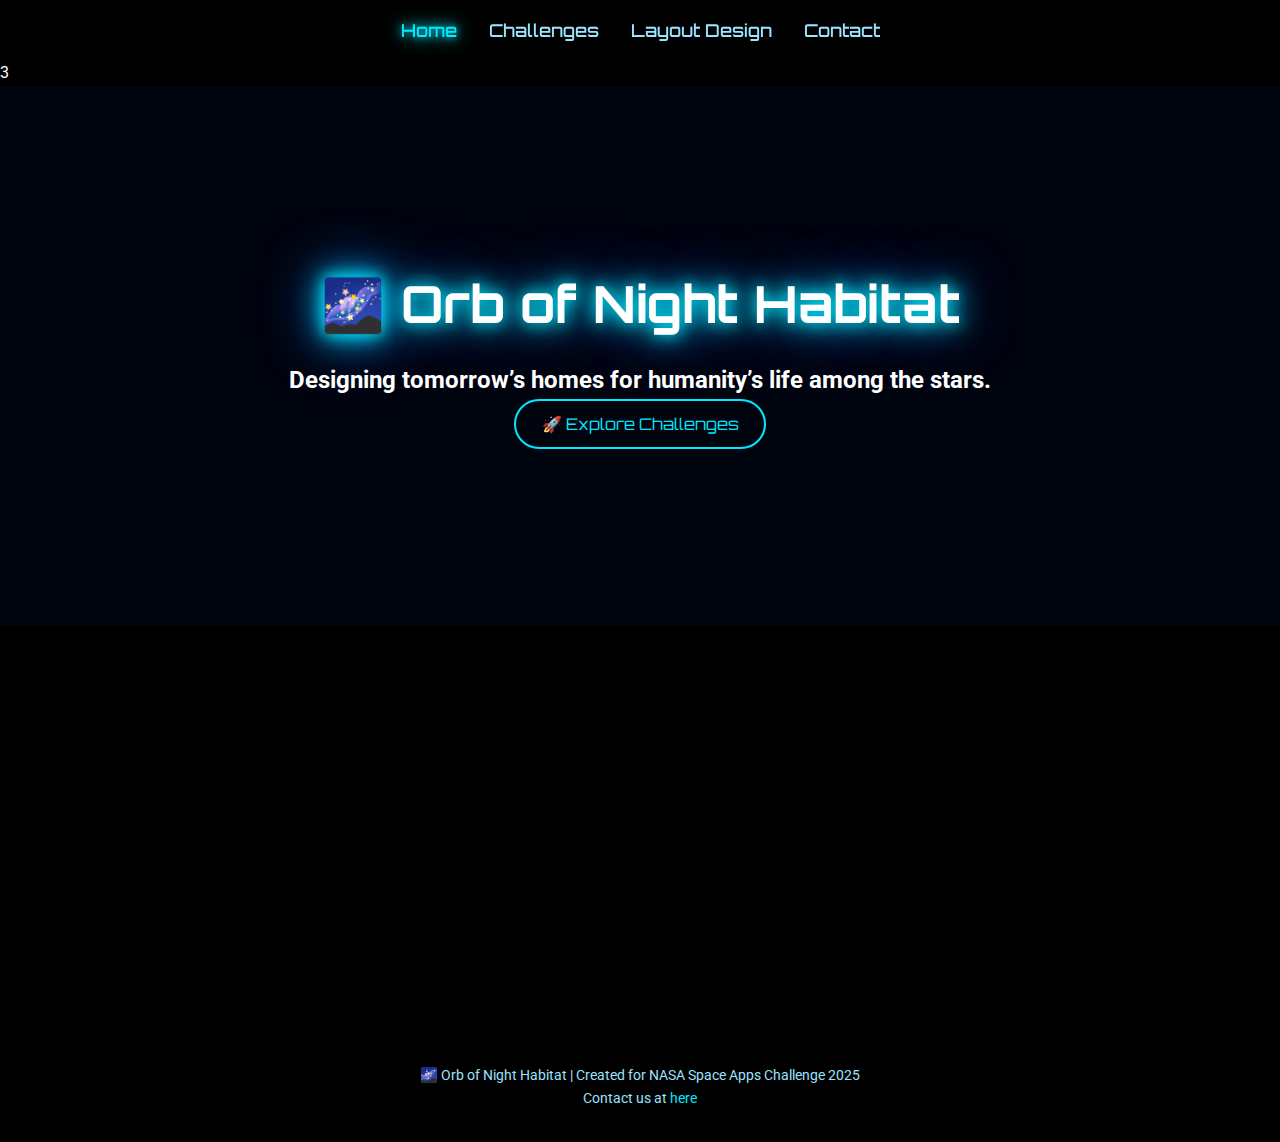
<file: index.html>
<!DOCTYPE html>
<html lang="en">
<head>
  <meta charset="UTF-8">
  <title>Orb of Night Habitat - Home</title>
  <meta name="viewport" content="width=device-width, initial-scale=1.0">
  <meta name="description" content="Orb of Night Habitat - A futuristic concept for sustainable astronaut homes designed for long-term missions beyond Earth. Created for NASA Space Apps Challenge 2024.">
  <link rel="preconnect" href="https://fonts.googleapis.com">
  <link rel="preconnect" href="https://fonts.gstatic.com" crossorigin>
  <link href="https://fonts.googleapis.com/css2?family=Orbitron:wght@500&family=Roboto:wght@400;700&display=swap" rel="stylesheet">
  <link rel="stylesheet" href="style.css">
</head>
<body>
  <!-- Navigation -->
  <nav>
    <a href="index.html" class="active">Home</a>
    <a href="challenges.html">Challenges</a>
    <a href="layout.html">Layout Design</a>
    <a href="contact.html">Contact</a>
  </nav>

  <!-- Hero Section -->3
  <header class="hero">
    <div class="overlay"></div>
    <div class="hero-content">
      <h1 class="glow">🌌 Orb of Night Habitat</h1>
      <h2>Designing tomorrow’s homes for humanity’s life among the stars.</h2>
      <button onclick="window.location.href='challenges.html'">🚀 Explore Challenges</button>
    </div>
  </header>

  <!-- Topics with Preview -->
  <main class="container card-grid">
    <div class="info-card">
      <h2><a style="text-decoration: none;" href="about.html">🌌 About the Project</a></h2>
      <p>
        A visionary habitat design for the NASA Space Apps Challenge 2025 — 
        blending advanced technology, sustainability, and adaptability for 
        long-term missions beyond Earth.
      </p>
    </div>

    <div class="info-card">
      <h2><a style="text-decoration: none;" href="space.html">🛰 Space Exploration</a></h2>
      <p>
        Humanity’s journey beyond Earth requires more than spacecraft. 
        Explore how orbital, lunar, and Martian habitats sustain life 
        under harsh cosmic conditions.
      </p>
    </div>

    <div class="info-card">
      <h2><a style="text-decoration: none;" href="vision.html">🌱 Our Vision</a></h2>
      <p>
        From greenhouses to AI-driven systems, our blueprint envisions 
        self-sufficient settlements that allow astronauts to thrive 
        among the stars.
      </p>
    </div>
  </main>

  <!-- Footer -->
  <footer>
    <p>🌌 Orb of Night Habitat | Created for NASA Space Apps Challenge 2025</p>
    <p>Contact us at <a href="contact.html">here</a></p>
  </footer>
</body>
</html>
</file>
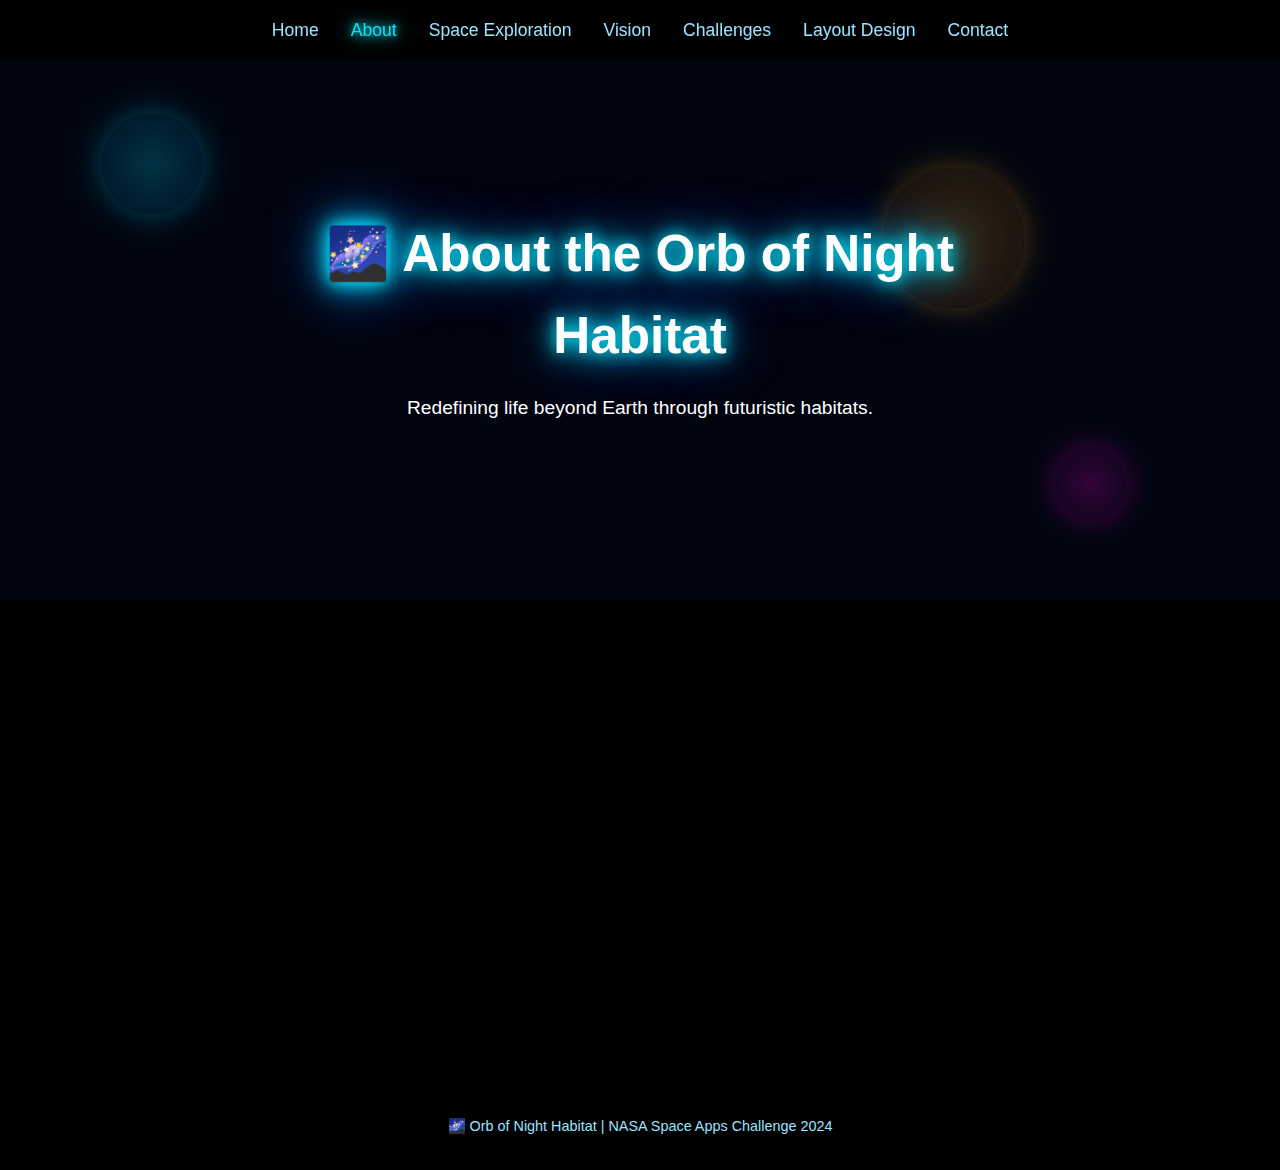
<file: about - Copy.html>
<!DOCTYPE html>
<html lang="en">
<head>
  <meta charset="UTF-8">
  <title>About the Project - Orb of Night Habitat</title>
  <meta name="viewport" content="width=device-width, initial-scale=1.0">
  <link rel="stylesheet" href="style.css">
</head>
<body>
  <!-- Navigation -->
  <nav>
    <a href="index.html">Home</a>
    <a href="about.html" class="active">About</a>
    <a href="space.html">Space Exploration</a>
    <a href="vision.html">Vision</a>
    <a href="challenges.html">Challenges</a>
    <a href="layout.html">Layout Design</a>
    <a href="contact.html">Contact</a>
  </nav>

  <!-- Hero -->
  <header class="hero">
    <div class="overlay"></div>
    <div class="planet planet1"></div>
    <div class="planet planet2"></div>
    <div class="planet planet3"></div>
    <div class="hero-content">
      <h1 class="glow">🌌 About the Orb of Night Habitat</h1>
      <p>Redefining life beyond Earth through futuristic habitats.</p>
    </div>
  </header>

  <!-- Main Content -->
  <main class="container card-grid">
    <div class="info-card">
      <h2>🔭 Purpose</h2>
      <p>
        The <strong>Orb of Night Habitat</strong> represents humanity’s next step beyond Earth. 
        It is not just survival — it is a self-sustaining environment, engineered to blend 
        <em>technology, psychology, and sustainability</em> for deep space missions.
      </p>
    </div>

    <div class="info-card">
      <h2>⚙ Key Innovations</h2>
      <ul>
        <li>Regolith shielding to protect astronauts from cosmic radiation.</li>
        <li>Closed-loop water and oxygen recycling systems.</li>
        <li>Expandable, modular structures adaptable to lunar and Martian surfaces.</li>
        <li>AI-based habitat monitoring for energy efficiency and safety.</li>
      </ul>
    </div>

    <div class="info-card">
      <h2>🌍 Looking Ahead</h2>
      <blockquote>
        “From Earth to the stars — our habitat is not a station, but a new home.”
      </blockquote>
    </div>
  </main>

  <!-- Footer -->
  <footer>
    <p>🌌 Orb of Night Habitat | NASA Space Apps Challenge 2024</p>
  </footer>
</body>
</html>
</file>
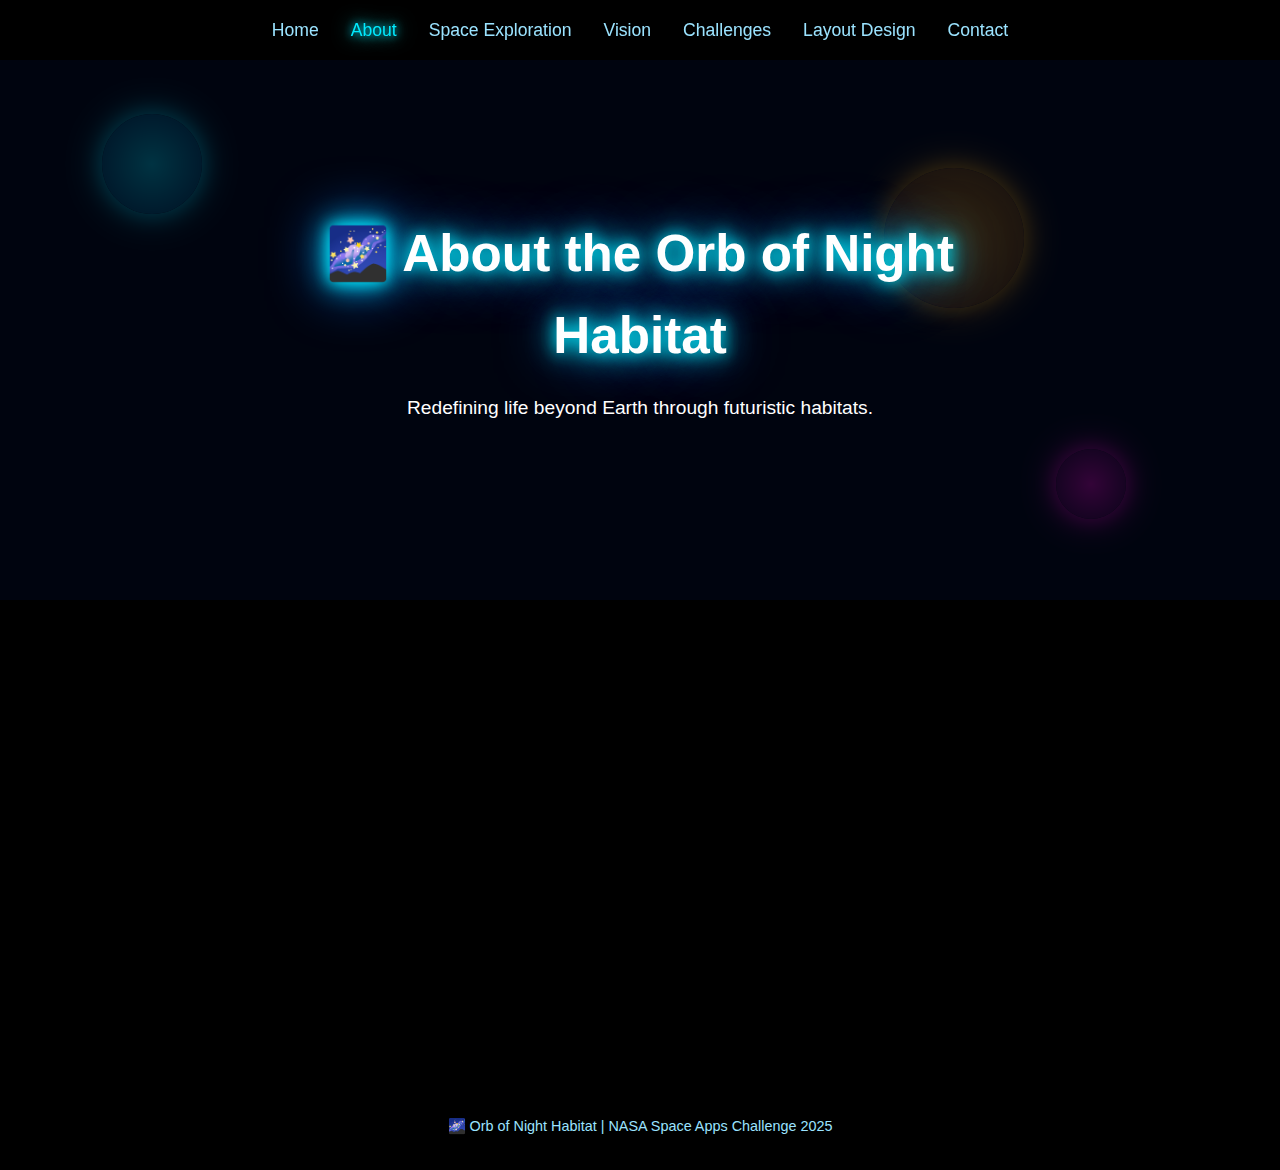
<file: about.html>
<!DOCTYPE html>
<html lang="en">
<head>
  <meta charset="UTF-8">
  <title>About the Project - Orb of Night Habitat</title>
  <meta name="viewport" content="width=device-width, initial-scale=1.0">
  <link rel="stylesheet" href="style.css">
</head>
<body>
  <!-- Navigation -->
  <nav>
    <a href="index.html">Home</a>
    <a href="about.html" class="active">About</a>
    <a href="space.html">Space Exploration</a>
    <a href="vision.html">Vision</a>
    <a href="challenges.html">Challenges</a>
    <a href="layout.html">Layout Design</a>
    <a href="contact.html">Contact</a>
  </nav>

  <!-- Hero -->
  <header class="hero">
    <div class="overlay"></div>
    <div class="planet planet1"></div>
    <div class="planet planet2"></div>
    <div class="planet planet3"></div>
    <div class="hero-content">
      <h1 class="glow">🌌 About the Orb of Night Habitat</h1>
      <p>Redefining life beyond Earth through futuristic habitats.</p>
    </div>
  </header>

  <!-- Main Content -->
  <main class="container card-grid">
    <div class="info-card">
      <h2>🔭 Purpose</h2>
      <p>
        The <strong>Orb of Night Habitat</strong> represents humanity’s next step beyond Earth. 
        It is not just survival — it is a self-sustaining environment, engineered to blend 
        <em>technology, psychology, and sustainability</em> for deep space missions.
      </p>
    </div>

    <div class="info-card">
      <h2>⚙ Key Innovations</h2>
      <ul>
        <li>Regolith shielding to protect astronauts from cosmic radiation.</li>
        <li>Closed-loop water and oxygen recycling systems.</li>
        <li>Expandable, modular structures adaptable to lunar and Martian surfaces.</li>
        <li>AI-based habitat monitoring for energy efficiency and safety.</li>
      </ul>
    </div>

    <div class="info-card">
      <h2>🌍 Looking Ahead</h2>
      <blockquote>
        “From Earth to the stars — our habitat is not a station, but a new home.”
      </blockquote>
    </div>
  </main>

  <!-- Footer -->
  <footer>
    <p>🌌 Orb of Night Habitat | NASA Space Apps Challenge 2025</p>
  </footer>
</body>
</html>
</file>
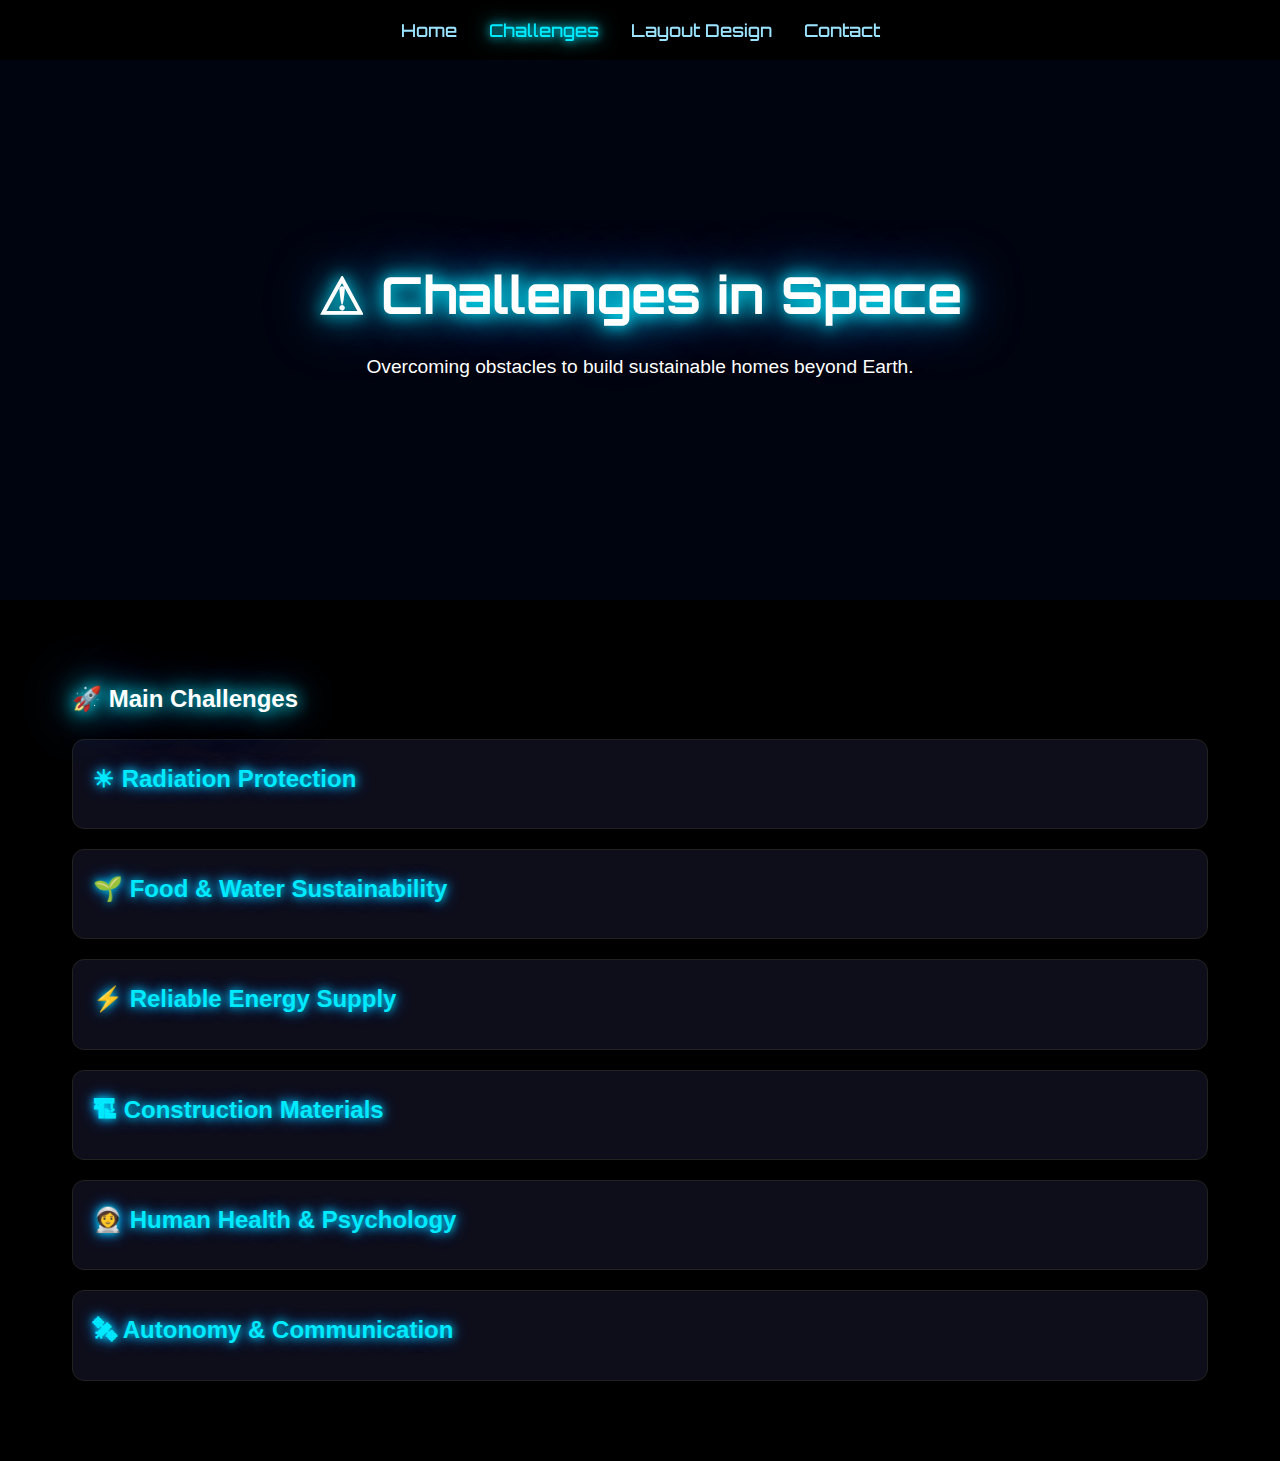
<file: challenges - Copy.html>
<!DOCTYPE html>
<html lang="en">
<head>
  <meta charset="UTF-8">
  <title>Space Habitat - Challenges</title>
  <link rel="stylesheet" href="style.css">
  <link href="https://fonts.googleapis.com/css2?family=Orbitron:wght@500&display=swap" rel="stylesheet">
  <style>
    /* Futuristic Expandable Cards */
    .challenge-card {
      background: rgba(15, 15, 30, 0.9);
      border: 1px solid #222;
      padding: 20px;
      margin: 20px 0;
      border-radius: 12px;
      transition: all 0.3s ease-in-out;
      cursor: pointer;
    }
    .challenge-card h2 {
      margin: 0;
      font-size: 1.5rem;
      color: #00eaff;
      text-shadow: 0 0 8px #00eaff, 0 0 16px #0077ff;
    }
    .challenge-card p {
      max-height: 0;
      overflow: hidden;
      opacity: 0;
      transition: all 0.5s ease-in-out;
      margin-top: 10px;
      color: #ddd;
      line-height: 1.6;
    }
    .challenge-card.active {
      border: 1px solid #00eaff;
      box-shadow: 0 0 15px #00eaff;
    }
    .challenge-card.active p {
      max-height: 500px;
      opacity: 1;
    }
  </style>
</head>
<body>
  <!-- Navigation -->
  <nav>
    <a href="index.html">Home</a>
    <a href="challenges.html" class="active">Challenges</a>
    <a href="layout.html">Layout Design</a>
    <a href="contact.html">Contact</a>
  </nav>

  <!-- Hero Section -->
  <header class="hero small-hero">
    <div class="overlay"></div>
    <div class="hero-content">
      <h1 class="glow">⚠ Challenges in Space</h1>
      <p>Overcoming obstacles to build sustainable homes beyond Earth.</p>
    </div>
  </header>

  <!-- Challenges Section -->
  <div class="container">
    <h2 class="glow">🚀 Main Challenges</h2>

    <div class="challenge-card">
      <h2>☀ Radiation Protection</h2>
      <p>
        Space exposes astronauts to harmful cosmic rays and solar radiation. 
        Unlike Earth, there’s no protective atmosphere or magnetic field. 
        Solutions include thick shielding walls, underground habitats, or 
        advanced materials like hydrogen-rich polymers. Without radiation protection, 
        astronauts risk severe health issues such as cancer, organ damage, 
        and impaired cognitive performance.
      </p>
    </div>

    <div class="challenge-card">
      <h2>🌱 Food & Water Sustainability</h2>
      <p>
        Long-term missions require closed-loop life support systems. 
        Water recycling, hydroponics, and algae-based oxygen generation 
        must all work in unison. Future habitats must be self-sufficient, 
        minimizing resupply from Earth. Growing food in space not only 
        provides nutrition but also psychological comfort for astronauts 
        living in isolation.
      </p>
    </div>

    <div class="challenge-card">
      <h2>⚡ Reliable Energy Supply</h2>
      <p>
        Power is the lifeline of any habitat. Solar panels are effective 
        near Earth but less so on Mars or shadowed regions of the Moon. 
        Small-scale nuclear reactors or wireless energy transfer may be 
        required. Balancing power generation with storage in batteries 
        ensures critical systems like oxygen, heating, and communication 
        never fail.
      </p>
    </div>

    <div class="challenge-card">
      <h2>🏗 Construction Materials</h2>
      <p>
        Launching heavy materials from Earth is too costly. Future habitats 
        must use in-situ resources like lunar regolith or Martian soil 
        (ISRU: In-Situ Resource Utilization). 3D printing structures on-site 
        can reduce costs and increase flexibility. Strong but lightweight 
        materials will be the backbone of future space construction.
      </p>
    </div>

    <div class="challenge-card">
      <h2>👩‍🚀 Human Health & Psychology</h2>
      <p>
        Microgravity weakens muscles and bones, requiring daily exercise 
        regimens. Radiation increases cancer risks. Isolation and confinement 
        affect mental health, leading to stress, depression, or team conflicts. 
        Virtual reality, AI companions, and better medical technologies are 
        being explored to ensure astronaut well-being on long missions.
      </p>
    </div>

    <div class="challenge-card">
      <h2>🛰 Autonomy & Communication</h2>
      <p>
        Space habitats must be highly autonomous since resupply from Earth 
        is slow and expensive. Communication delays (up to 20 minutes with Mars) 
        mean astronauts can’t rely on real-time guidance. AI-driven monitoring 
        systems, automated repairs, and independent decision-making are 
        critical for survival.
      </p>
    </div>
  </div>

  <!-- Script for Expandable Cards -->
  <script>
    const cards = document.querySelectorAll('.challenge-card');
    cards.forEach(card => {
      card.addEventListener('click', () => {
        card.classList.toggle('active');
      });
    });
  </script>
</body>
</html>
</file>
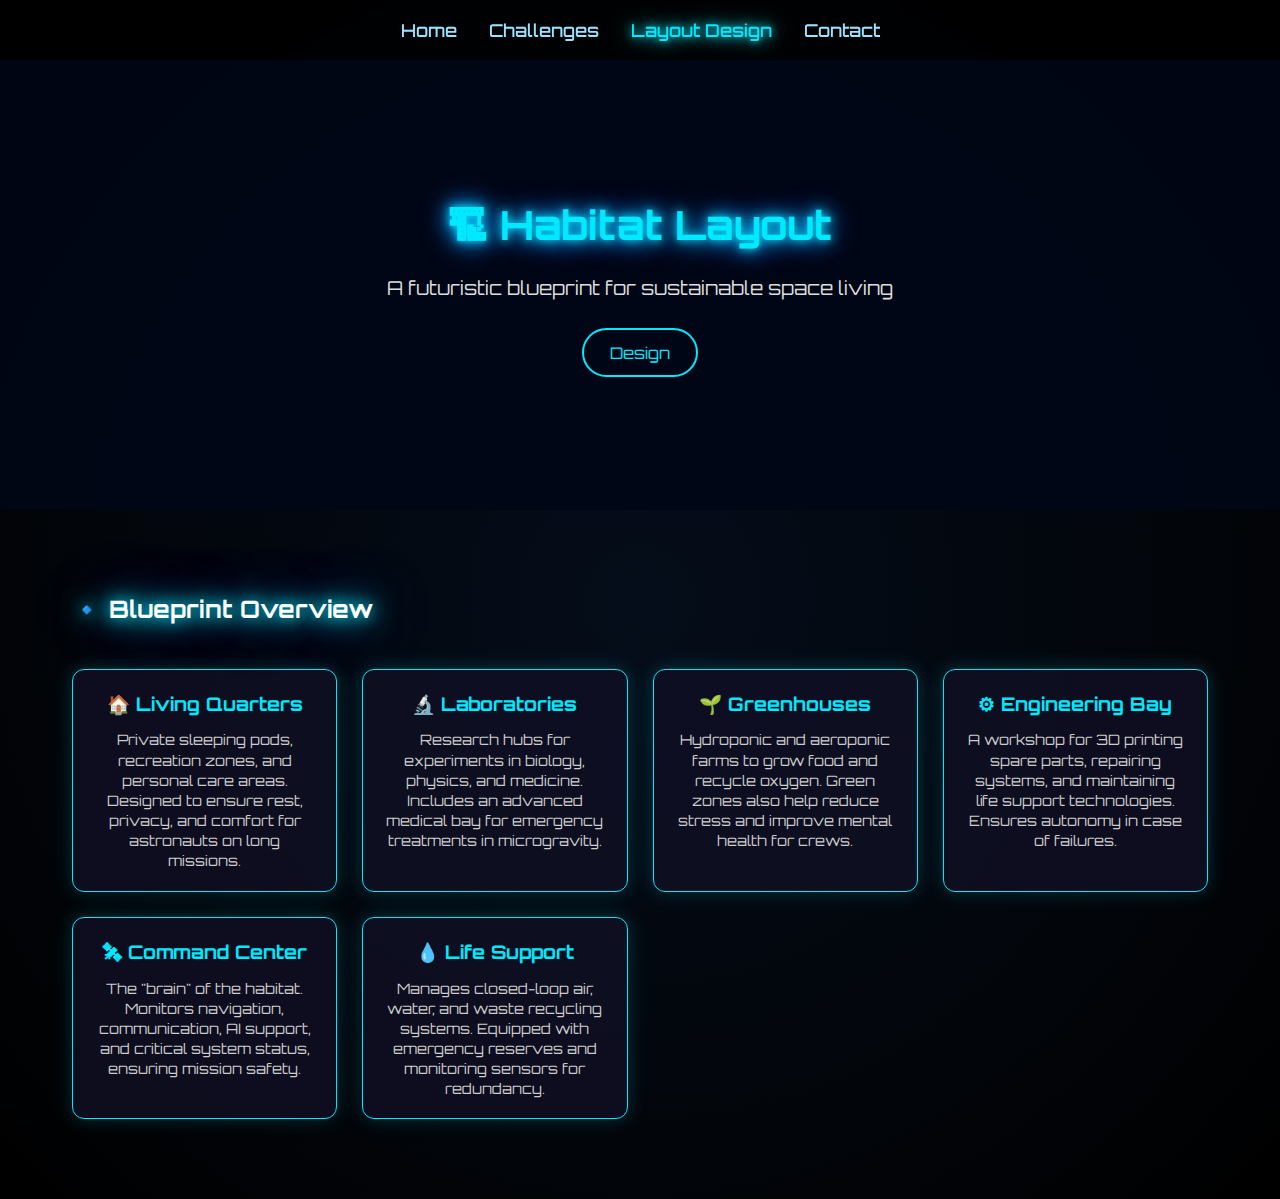
<file: layout.html>
<!DOCTYPE html>
<html lang="en">
<head>
  <meta charset="UTF-8">
  <title>Space Habitat - Layout</title>
  <link rel="stylesheet" href="style.css">
  <link href="https://fonts.googleapis.com/css2?family=Orbitron:wght@500&display=swap" rel="stylesheet">

  <style>
    /* Blueprint Background */
    body {
      background: radial-gradient(circle at center, #050d1a, #000);
      background-size: cover;
      color: #fff;
      font-family: 'Orbitron', sans-serif;
    }

    /* Hero Section */
    .hero.small-hero {
      position: relative;
      height: 50vh;
      background: url('https://images.pexels.com/photos/821644/pexels-photo-821644.jpeg') repeat; /* futuristic blueprint grid */
      background-size: 400px 400px;
      animation: blueprintMove 20s linear infinite; /* animate background */
      display: flex;
      align-items: center;
      justify-content: center;
      text-align: center;
      overflow: hidden;
    }

    /* Animate grid movement */
    @keyframes blueprintMove {
      from { background-position: 0 0; }
      to { background-position: 1000px 1000px; }
    }

    .hero.small-hero::before {
      content: "";
      position: absolute;
      inset: 0;
      background: rgba(0, 10, 30, 0.7); /* dark overlay */
      z-index: 1;
    }

    .hero-content {
      position: relative;
      z-index: 2;
    }

    .hero-content h1 {
      font-size: 2.5rem;
      text-shadow: 0 0 10px #00eaff, 0 0 20px #00aaff, 0 0 30px #0077ff;
      color: #00eaff;
    }

    .hero-content p {
      color: #ddd;
      font-size: 1.2rem;
      margin-top: 10px;
    }

    /* Futuristic Card Grid */
    .card-grid {
      display: grid;
      grid-template-columns: repeat(auto-fit, minmax(250px, 1fr));
      gap: 25px;
      margin-top: 40px;
    }
    .layout-card {
      background: rgba(15, 15, 35, 0.85);
      border: 1px solid #00eaff;
      border-radius: 12px;
      padding: 20px;
      text-align: center;
      box-shadow: 0 0 20px rgba(0, 234, 255, 0.2);
      transition: transform 0.3s, box-shadow 0.3s;
    }
    .layout-card:hover {
      transform: translateY(-8px) scale(1.05);
      box-shadow: 0 0 25px #00eaff, 0 0 40px #0077ff;
    }
    .layout-card h3 {
      color: #00eaff;
      margin-bottom: 10px;
    }
    .layout-card p {
      color: #ccc;
      font-size: 0.9rem;
      line-height: 1.4;
    }
    
  </style>
</head>
<body>
  <nav>
    <a href="index.html">Home</a>
    <a href="challenges.html">Challenges</a>
    <a href="layout.html" class="active">Layout Design</a>
    <a href="contact.html">Contact</a>
  </nav>

  <!-- Hero Section -->
  <header class="hero small-hero">
    <div class="overlay"></div>
    <div class="hero-content">
      <h1>🏗 Habitat Layout</h1>
      <p>A futuristic blueprint for sustainable space living</p>
      <button><a style="text-decoration: none;  color: #00eaff;" href="design.html">Design</a></button>
    </div>
  </header>

  <!-- Layout Content -->
  <div class="container">
    <h2 class="glow">🔹 Blueprint Overview</h2>
    <div class="card-grid">
      <div class="layout-card">
        <h3>🏠 Living Quarters</h3>
        <p>Private sleeping pods, recreation zones, and personal care areas. Designed to ensure rest, privacy, and comfort for astronauts on long missions.</p>
      </div>
      <div class="layout-card">
        <h3>🔬 Laboratories</h3>
        <p>Research hubs for experiments in biology, physics, and medicine. Includes an advanced medical bay for emergency treatments in microgravity.</p>
      </div>
      <div class="layout-card">
        <h3>🌱 Greenhouses</h3>
        <p>Hydroponic and aeroponic farms to grow food and recycle oxygen. Green zones also help reduce stress and improve mental health for crews.</p>
      </div>
      <div class="layout-card">
        <h3>⚙ Engineering Bay</h3>
        <p>A workshop for 3D printing spare parts, repairing systems, and maintaining life support technologies. Ensures autonomy in case of failures.</p>
      </div>
      <div class="layout-card">
        <h3>🛰 Command Center</h3>
        <p>The "brain" of the habitat. Monitors navigation, communication, AI support, and critical system status, ensuring mission safety.</p>
      </div>
      <div class="layout-card">
        <h3>💧 Life Support</h3>
        <p>Manages closed-loop air, water, and waste recycling systems. Equipped with emergency reserves and monitoring sensors for redundancy.</p>
      </div>
    </div>
  </div>
</body>
</html>
</file>
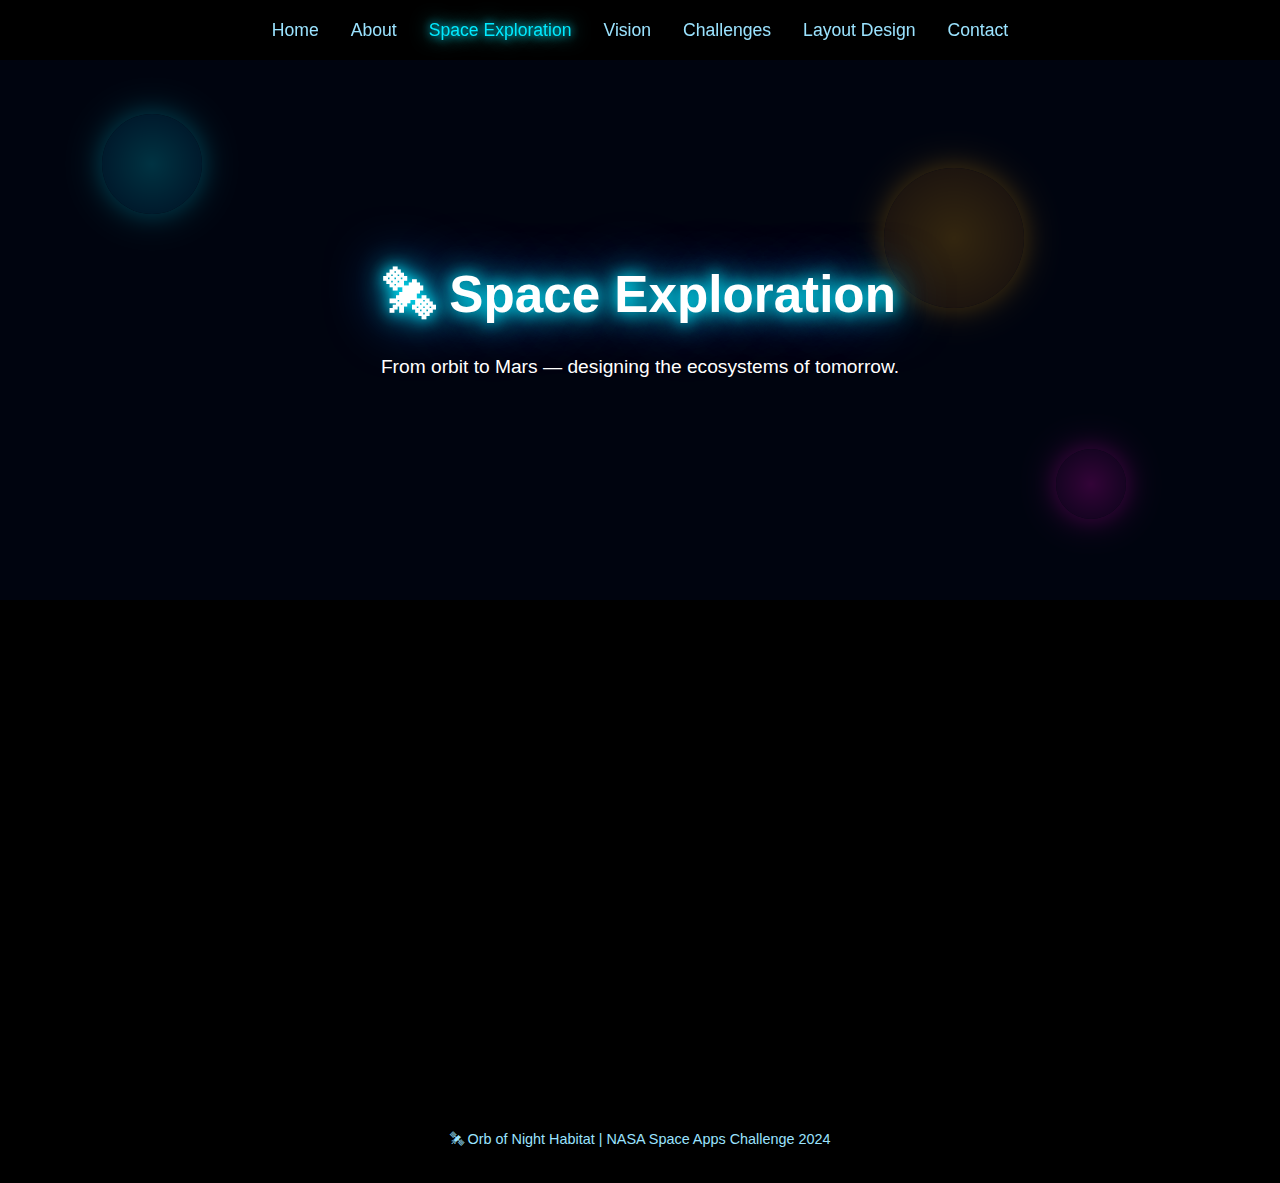
<file: space.html>
<!DOCTYPE html>
<html lang="en">
<head>
  <meta charset="UTF-8">
  <title>Space Exploration - Orb of Night Habitat</title>
  <meta name="viewport" content="width=device-width, initial-scale=1.0">
  <link rel="stylesheet" href="style.css">
</head>
<body>
  <!-- Navigation -->
  <nav>
    <a href="index.html">Home</a>
    <a href="about.html">About</a>
    <a href="space.html" class="active">Space Exploration</a>
    <a href="vision.html">Vision</a>
    <a href="challenges.html">Challenges</a>
    <a href="layout.html">Layout Design</a>
    <a href="contact.html">Contact</a>
  </nav>

  <!-- Hero -->
  <header class="hero">
    <div class="overlay"></div>
    <div class="planet planet1"></div>
    <div class="planet planet2"></div>
    <div class="planet planet3"></div>
    <div class="hero-content">
      <h1 class="glow">🛰 Space Exploration</h1>
      <p>From orbit to Mars — designing the ecosystems of tomorrow.</p>
    </div>
  </header>

  <!-- Main Content -->
  <main class="container card-grid">
    <div class="info-card">
      <h2>🚀 The Challenge of Expansion</h2>
      <p>
        Space exploration is more than launching rockets. To sustain human life, 
        we must build ecosystems that balance <em>power generation, life support, 
        and mental health</em>. The Orb of Night Habitat is designed to meet 
        these challenges head-on.
      </p>
    </div>

    <div class="info-card">
      <h2>🌙 From ISS to Mars</h2>
      <p>
        The International Space Station laid the foundation for long-term space habitation.  
        The next step is permanent habitats on the Moon and Mars. Our design integrates 
        lessons from ISS while addressing extreme temperature shifts, radiation, 
        and microgravity.
      </p>
    </div>

    <div class="info-card">
      <h2>🛡 Future-Proofing Humanity</h2>
      <p>
        By protecting astronauts with radiation shields, advanced recycling systems, 
        and modular living quarters, the Orb of Night ensures humanity not only 
        survives but thrives in space.
      </p>
    </div>
  </main>

  <!-- Footer -->
  <footer>
    <p>🛰 Orb of Night Habitat | NASA Space Apps Challenge 2024</p>
  </footer>
</body>
</html>
</file>
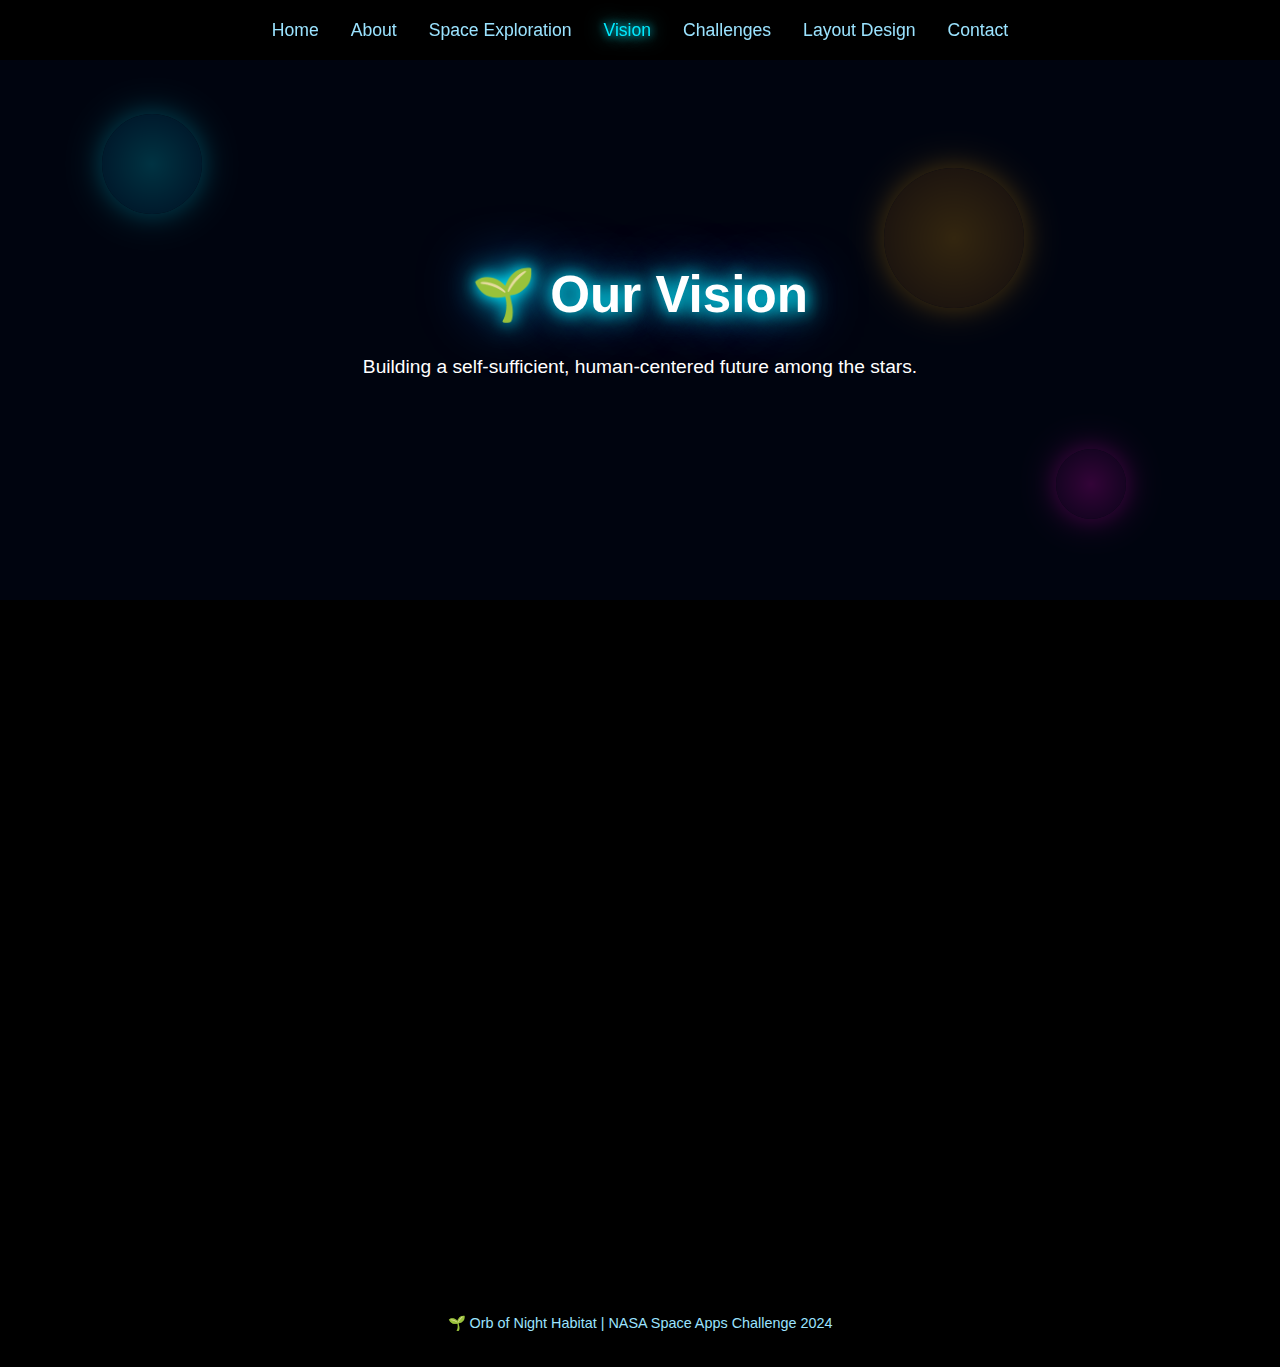
<file: vision.html>
<!DOCTYPE html>
<html lang="en">
<head>
  <meta charset="UTF-8">
  <title>Our Vision - Orb of Night Habitat</title>
  <meta name="viewport" content="width=device-width, initial-scale=1.0">
  <link rel="stylesheet" href="style.css">
</head>
<body>
  <!-- Navigation -->
  <nav>
    <a href="index.html">Home</a>
    <a href="about.html">About</a>
    <a href="space.html">Space Exploration</a>
    <a href="vision.html" class="active">Vision</a>
    <a href="challenges.html">Challenges</a>
    <a href="layout.html">Layout Design</a>
    <a href="contact.html">Contact</a>
  </nav>

  <!-- Hero -->
  <header class="hero">
    <div class="overlay"></div>
    <div class="planet planet1"></div>
    <div class="planet planet2"></div>
    <div class="planet planet3"></div>
    <div class="hero-content">
      <h1 class="glow">🌱 Our Vision</h1>
      <p>Building a self-sufficient, human-centered future among the stars.</p>
    </div>
  </header>

  <!-- Main Content -->
  <main class="container card-grid">
    <div class="info-card">
      <h2>🌿 Sustainable Living</h2>
      <ul>
        <li>Hydroponic greenhouses recycling water and CO₂ into oxygen.</li>
        <li>AI-regulated farms ensuring balanced nutrition for astronauts.</li>
      </ul>
    </div>

    <div class="info-card">
      <h2>🔬 Research & Innovation</h2>
      <ul>
        <li>Laboratories testing new alloys and life-support technologies.</li>
        <li>Microgravity research paving way for advanced medicine.</li>
      </ul>
    </div>

    <div class="info-card">
      <h2>🏠 Human-Centered Design</h2>
      <ul>
        <li>Adaptive living quarters with customizable layouts.</li>
        <li>Smart lighting and circadian rhythm management.</li>
      </ul>
    </div>

    <div class="info-card">
      <h2>🛰 AI-Driven Command</h2>
      <p>
        A fully autonomous system monitors safety, energy flow, and communications, 
        reducing human workload and ensuring efficiency.
      </p>
    </div>
  </main>

  <!-- Footer -->
  <footer>
    <p>🌱 Orb of Night Habitat | NASA Space Apps Challenge 2024</p>
  </footer>
</body>
</html>
</file>
<file: style.css>
/* ---------------- GLOBAL ---------------- */
* {
  margin: 0;
  padding: 0;
  box-sizing: border-box;
}

body {
  font-family: 'Roboto', sans-serif;
  background: #000;
  color: #fff;
  overflow-x: hidden;
  line-height: 1.6;
}

/* ---------------- NAVIGATION ---------------- */
nav {
  display: flex;
  justify-content: center;
  gap: 2rem;
  padding: 1rem;
  background: rgba(0, 0, 0, 0.7);
  backdrop-filter: blur(10px);
  position: sticky;
  top: 0;
  z-index: 1000;
}

nav a {
  color: #9be3ff;
  text-decoration: none;
  font-family: 'Orbitron', sans-serif;
  font-weight: 500;
  font-size: 1.1rem;
  transition: color 0.3s, text-shadow 0.3s;
}

nav a:hover,
nav a.active {
  color: #00eaff;
  text-shadow: 0 0 8px #00eaff, 0 0 20px #00eaff;
}

/* ---------------- HERO ---------------- */
.hero {
  position: relative;
  height: 60vh;
  display: flex;
  align-items: center;
  justify-content: center;
  text-align: center;
  background: url('https://www.nasa.gov/wp-content/uploads/2023/03/iss070e005698orig.jpg') 
              no-repeat center center/cover;
}

.overlay {
  position: absolute;
  top: 0;
  left: 0;
  width: 100%;
  height: 100%;
  background: rgba(0, 5, 20, 0.75);
  z-index: 1;
}

.hero-content {
  position: relative;
  z-index: 2;
  max-width: 800px;
}

.hero h1 {
  font-family: 'Orbitron', sans-serif;
  font-size: 3.2rem;
  margin-bottom: 1rem;
}

.glow {
  color: #fff;
  text-shadow: 0 0 15px #00eaff, 0 0 30px #00eaff, 0 0 60px #0077ff;
}

.hero p {
  font-size: 1.2rem;
  margin-bottom: 1.5rem;
}

.hero button {
  background: transparent;
  border: 2px solid #00eaff;
  color: #00eaff;
  padding: 0.8rem 1.6rem;
  font-size: 1rem;
  border-radius: 50px;
  cursor: pointer;
  transition: all 0.3s;
  font-family: 'Orbitron', sans-serif;
}

.hero button:hover {
  background: #00eaff;
  color: #000;
  box-shadow: 0 0 15px #00eaff, 0 0 30px #00eaff;
}

/* Decorative wave divider under hero */
.hero::after {
  content: "";
  position: absolute;
  bottom: -1px;
  left: 0;
  width: 100%;
  height: 120px;
  background: url('https://svgur.com/i/uay.svg') no-repeat center bottom;
  background-size: cover;
  z-index: 2;
}

/* ---------------- PLANETS ---------------- */
.planet {
  position: absolute;
  border-radius: 50%;
  opacity: 0.8;
}

.planet1 {
  width: 100px;
  height: 100px;
  background: radial-gradient(circle, #00eaff, #003d66);
  top: 10%;
  left: 8%;
  box-shadow: 0 0 20px #00eaff, 0 0 40px #00eaff;
}

.planet2 {
  width: 70px;
  height: 70px;
  background: radial-gradient(circle, #ff00cc, #330033);
  bottom: 15%;
  right: 12%;
  box-shadow: 0 0 20px #ff00cc, 0 0 40px #ff00cc;
}

.planet3 {
  width: 140px;
  height: 140px;
  background: radial-gradient(circle, #ffaa00, #663300);
  top: 20%;
  right: 20%;
  box-shadow: 0 0 20px #ffaa00, 0 0 40px #ffaa00;
}

/* ---------------- INFO CARDS ---------------- */
.container {
  max-width: 1200px;
  margin: 5rem auto;
  padding: 0 2rem;
}

.card-grid {
  display: grid;
  grid-template-columns: repeat(auto-fit, minmax(330px, 1fr));
  gap: 2.5rem;
}

.info-card {
  background: rgba(0, 0, 20, 0.8);
  padding: 2rem;
  border-radius: 20px;
  box-shadow: 0 0 20px rgba(0, 234, 255, 0.25);
  transition: transform 0.3s, box-shadow 0.3s;
  opacity: 0;
  transform: translateY(30px);
  animation: fadeUp 1s forwards;
}

.info-card:nth-child(1) { animation-delay: 0.2s; }
.info-card:nth-child(2) { animation-delay: 0.4s; }
.info-card:nth-child(3) { animation-delay: 0.6s; }

.info-card:hover {
  transform: translateY(-10px);
  box-shadow: 0 0 25px #00eaff, 0 0 50px #00eaff;
}

.info-card h2 {
  font-family: 'Orbitron', sans-serif;
  color: #00eaff;
  margin-bottom: 1rem;
}

.info-card p, 
.info-card ul {
  font-size: 1rem;
  color: #e0f7ff;
}

/* Fade-in animation */
@keyframes fadeUp {
  to {
    opacity: 1;
    transform: translateY(0);
  }
}

/* ---------------- FOOTER ---------------- */
footer {
  text-align: center;
  padding: 2rem;
  background: rgba(0, 0, 0, 0.85);
  font-size: 0.9rem;
  color: #9be3ff;
}

footer a {
  color: #00eaff;
  text-decoration: none;
}

footer a:hover {
  text-decoration: underline;
}
/* ---------------- CONTACT PAGE ---------------- */
.contact-section {
  position: relative;
  min-height: 80vh;
  display: flex;
  align-items: center;
  justify-content: center;
  text-align: center;
  padding: 4rem 2rem;
}

.contact-container {
  position: relative;
  background: rgba(0, 0, 20, 0.85);
  padding: 3rem;
  border-radius: 20px;
  max-width: 600px;
  width: 100%;
  box-shadow: 0 0 20px rgba(0, 234, 255, 0.3);
  z-index: 2;
}

.contact-container h1 {
  font-family: 'Orbitron', sans-serif;
  margin-bottom: 1rem;
}

.contact-container p {
  margin-bottom: 2rem;
  color: #9be3ff;
}

.contact-form {
  display: flex;
  flex-direction: column;
  gap: 1rem;
}

.contact-form input,
.contact-form textarea {
  background: rgba(0, 0, 30, 0.7);
  border: 1px solid #00eaff;
  color: #fff;
  padding: 0.8rem 1rem;
  border-radius: 10px;
  font-size: 1rem;
  transition: all 0.3s ease;
}

.contact-form input:focus,
.contact-form textarea:focus {
  outline: none;
  box-shadow: 0 0 10px #00eaff, 0 0 20px #00eaff;
}

.contact-form button {
  background: transparent;
  border: 2px solid #00eaff;
  color: #00eaff;
  padding: 0.8rem 1.6rem;
  border-radius: 50px;
  font-size: 1.1rem;
  font-family: 'Orbitron', sans-serif;
  cursor: pointer;
  transition: all 0.3s;
}

.contact-form button:hover {
  background: #00eaff;
  color: #000;
  box-shadow: 0 0 20px #00eaff, 0 0 40px #00eaff;
}
</file>
